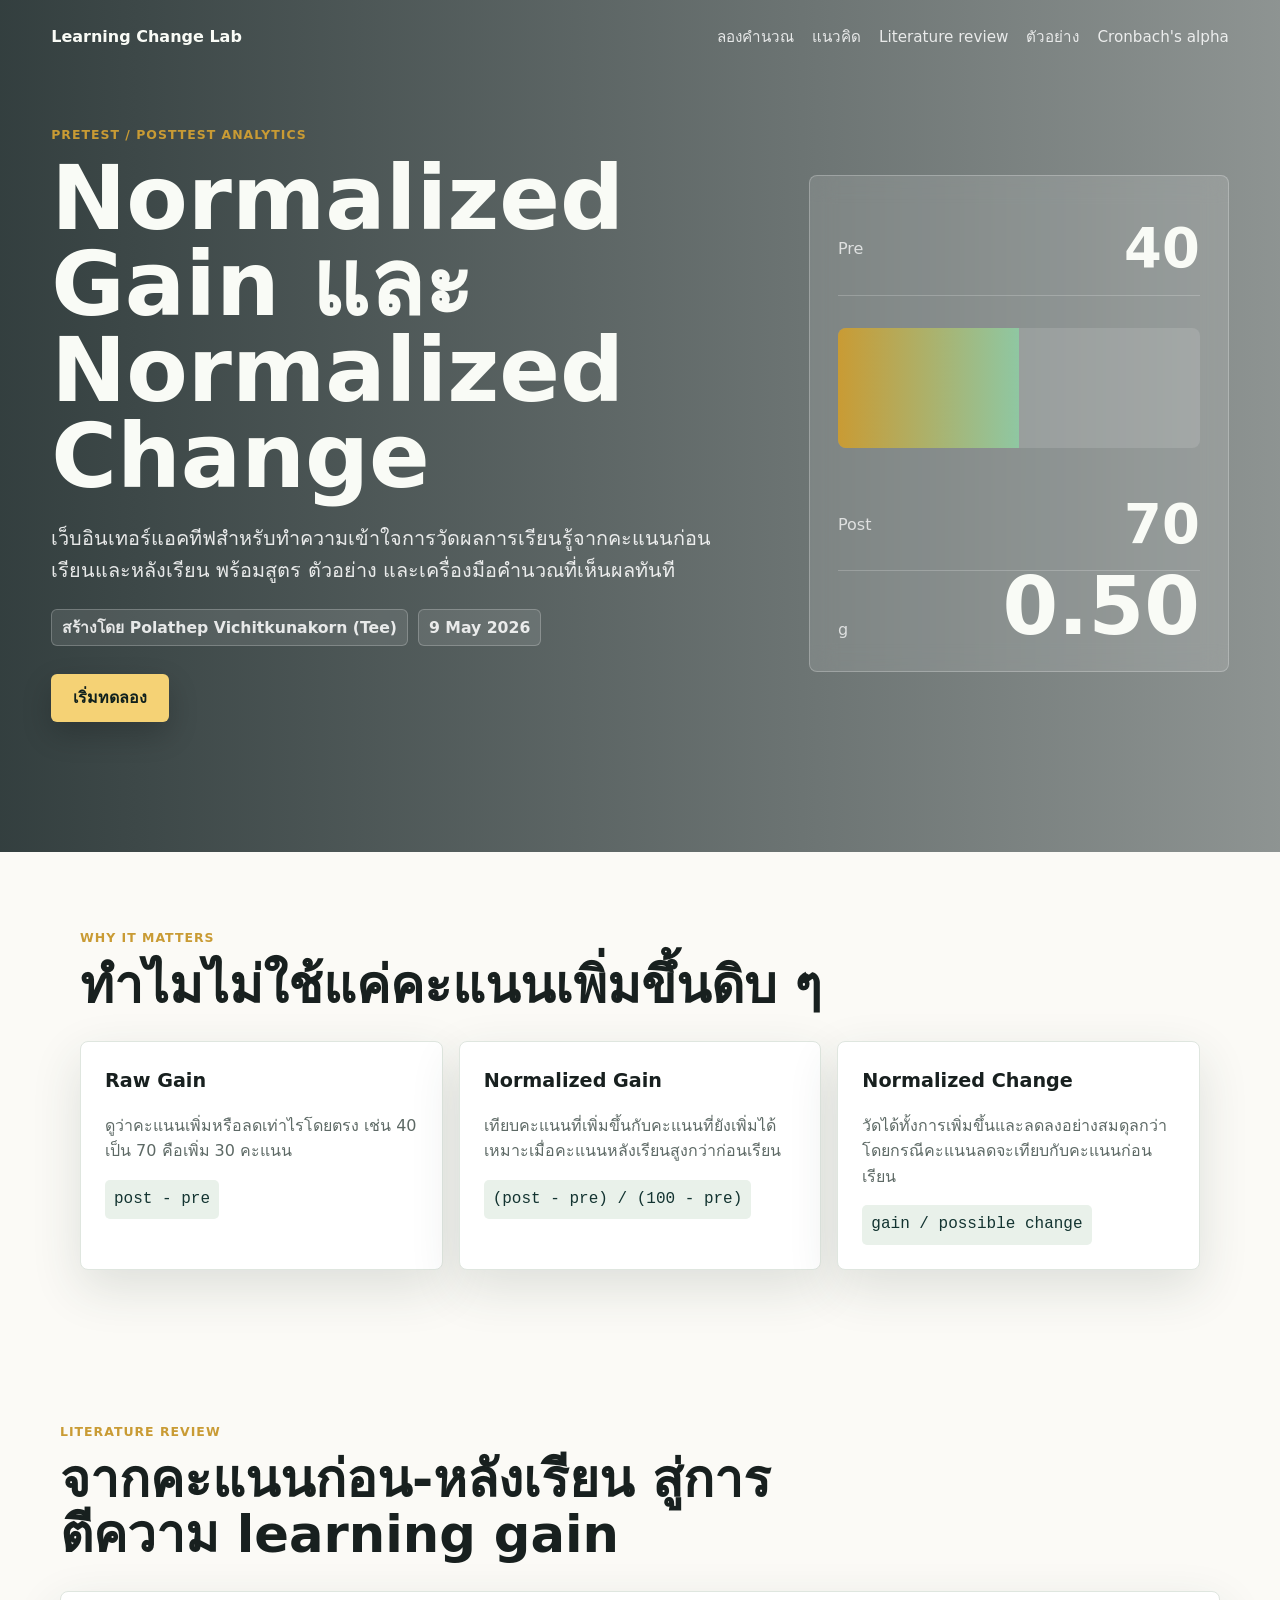
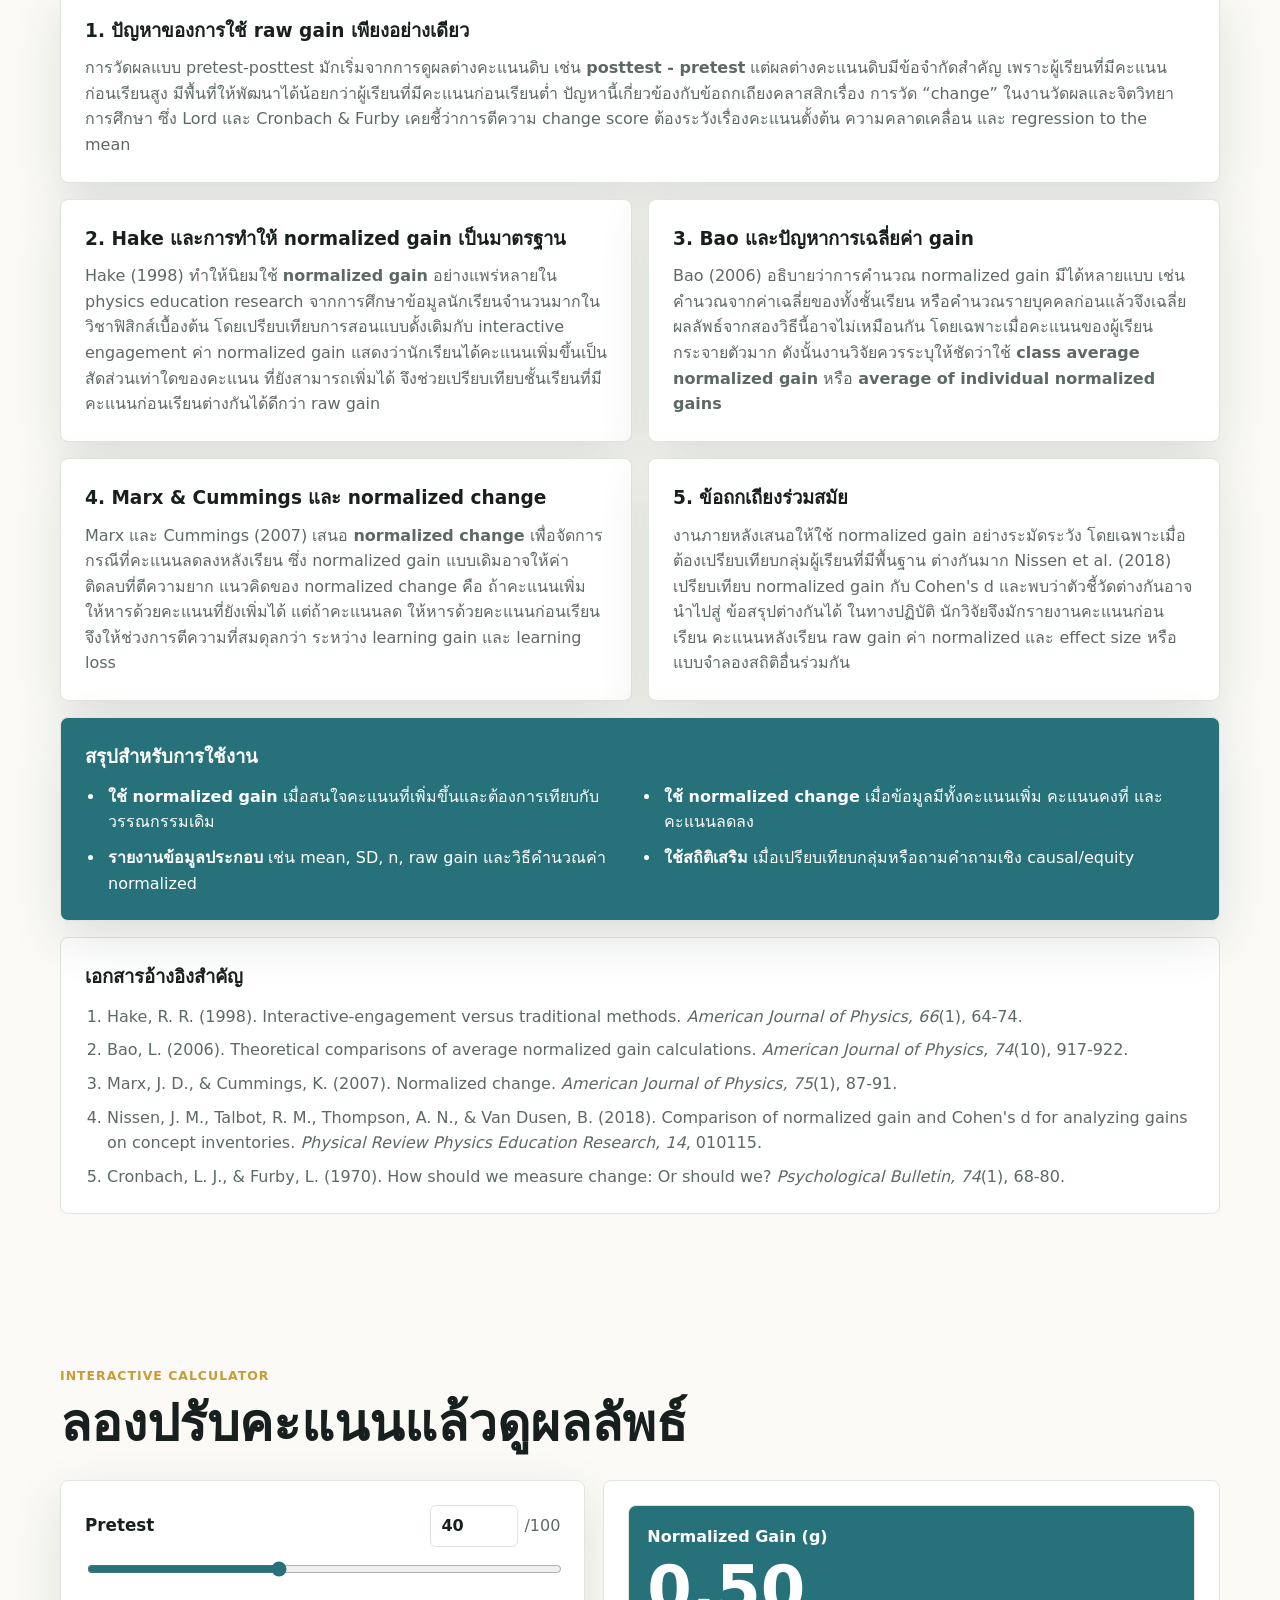
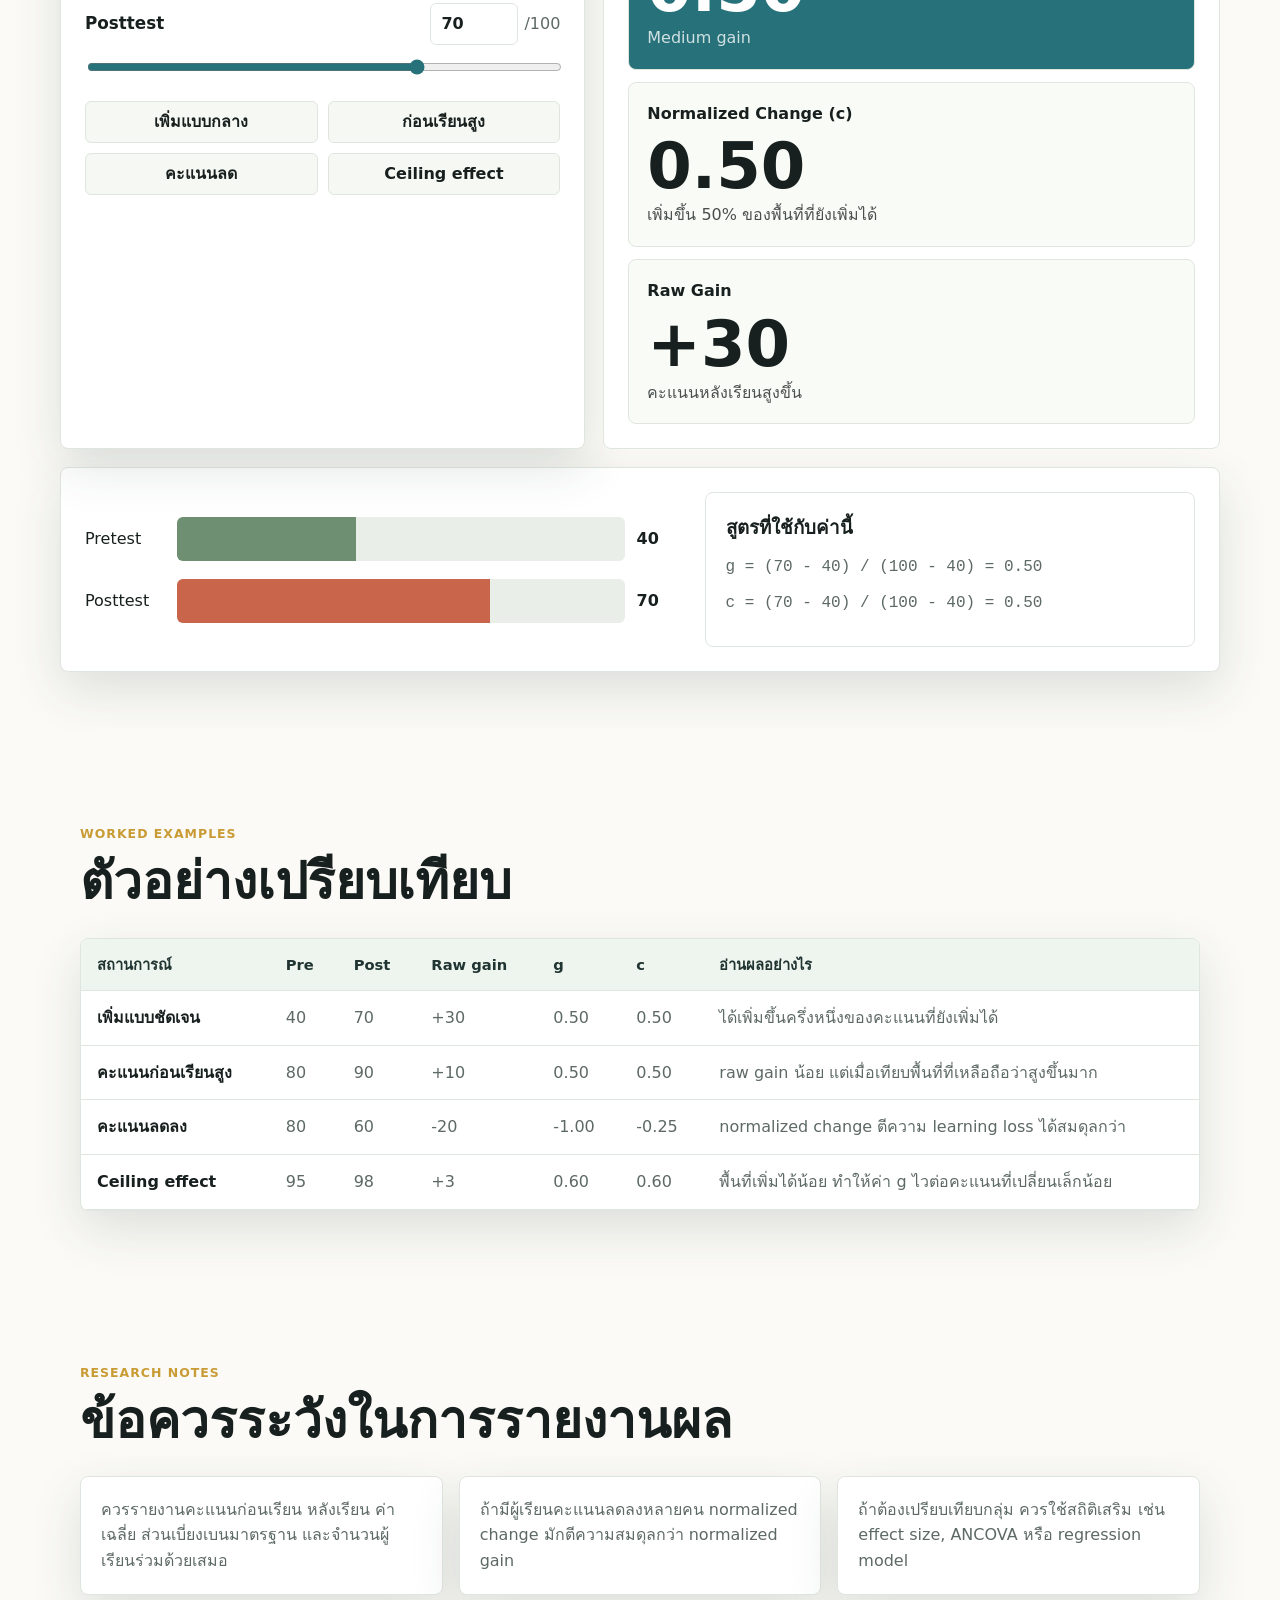
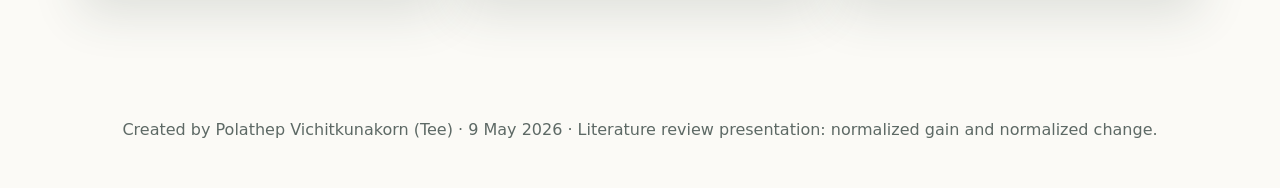
<file: index.html>
<!doctype html>
<html lang="th">
  <head>
    <meta charset="utf-8" />
    <meta name="viewport" content="width=device-width, initial-scale=1" />
    <title>Normalized Gain & Normalized Change</title>
    <link rel="stylesheet" href="styles.css" />
  </head>
  <body>
    <header class="hero">
      <nav class="topbar" aria-label="Main navigation">
        <div class="brand">Learning Change Lab</div>
        <div class="nav-links">
          <a href="#calculator">ลองคำนวณ</a>
          <a href="#concepts">แนวคิด</a>
          <a href="#literature">Literature review</a>
          <a href="#examples">ตัวอย่าง</a>
          <a href="cronbach-alpha.html">Cronbach's alpha</a>
        </div>
      </nav>

      <section class="hero-grid">
        <div class="hero-copy">
          <p class="eyebrow">Pretest / Posttest Analytics</p>
          <h1>Normalized Gain และ Normalized Change</h1>
          <p>
            เว็บอินเทอร์แอคทีฟสำหรับทำความเข้าใจการวัดผลการเรียนรู้จากคะแนนก่อนเรียนและหลังเรียน
            พร้อมสูตร ตัวอย่าง และเครื่องมือคำนวณที่เห็นผลทันที
          </p>
          <div class="creator-credit">
            <span>สร้างโดย Polathep Vichitkunakorn (Tee)</span>
            <span>9 May 2026</span>
          </div>
          <a class="primary-action" href="#calculator">เริ่มทดลอง</a>
        </div>
        <div class="hero-visual" aria-hidden="true">
          <div class="score-line">
            <span>Pre</span>
            <strong id="heroPre">40</strong>
          </div>
          <div class="growth-arc">
            <div class="arc-fill"></div>
          </div>
          <div class="score-line">
            <span>Post</span>
            <strong id="heroPost">70</strong>
          </div>
          <div class="hero-result">
            <span>g</span>
            <strong id="heroGain">0.50</strong>
          </div>
        </div>
      </section>
    </header>

    <main>
      <section class="section intro" id="concepts">
        <div class="section-heading">
          <p class="eyebrow">Why It Matters</p>
          <h2>ทำไมไม่ใช้แค่คะแนนเพิ่มขึ้นดิบ ๆ</h2>
        </div>
        <div class="concept-grid">
          <article>
            <h3>Raw Gain</h3>
            <p>ดูว่าคะแนนเพิ่มหรือลดเท่าไรโดยตรง เช่น 40 เป็น 70 คือเพิ่ม 30 คะแนน</p>
            <code>post - pre</code>
          </article>
          <article>
            <h3>Normalized Gain</h3>
            <p>เทียบคะแนนที่เพิ่มขึ้นกับคะแนนที่ยังเพิ่มได้ เหมาะเมื่อคะแนนหลังเรียนสูงกว่าก่อนเรียน</p>
            <code>(post - pre) / (100 - pre)</code>
          </article>
          <article>
            <h3>Normalized Change</h3>
            <p>วัดได้ทั้งการเพิ่มขึ้นและลดลงอย่างสมดุลกว่า โดยกรณีคะแนนลดจะเทียบกับคะแนนก่อนเรียน</p>
            <code>gain / possible change</code>
          </article>
        </div>
      </section>

      <section class="section literature" id="literature">
        <div class="section-heading">
          <p class="eyebrow">Literature Review</p>
          <h2>จากคะแนนก่อน-หลังเรียน สู่การตีความ learning gain</h2>
        </div>

        <div class="literature-layout">
          <article class="review-block lead-review">
            <h3>1. ปัญหาของการใช้ raw gain เพียงอย่างเดียว</h3>
            <p>
              การวัดผลแบบ pretest-posttest มักเริ่มจากการดูผลต่างคะแนนดิบ เช่น
              <strong>posttest - pretest</strong> แต่ผลต่างคะแนนดิบมีข้อจำกัดสำคัญ เพราะผู้เรียนที่มีคะแนนก่อนเรียนสูง
              มีพื้นที่ให้พัฒนาได้น้อยกว่าผู้เรียนที่มีคะแนนก่อนเรียนต่ำ ปัญหานี้เกี่ยวข้องกับข้อถกเถียงคลาสสิกเรื่อง
              การวัด “change” ในงานวัดผลและจิตวิทยาการศึกษา ซึ่ง Lord และ Cronbach & Furby เคยชี้ว่าการตีความ
              change score ต้องระวังเรื่องคะแนนตั้งต้น ความคลาดเคลื่อน และ regression to the mean
            </p>
          </article>

          <article class="review-block">
            <h3>2. Hake และการทำให้ normalized gain เป็นมาตรฐาน</h3>
            <p>
              Hake (1998) ทำให้นิยมใช้ <strong>normalized gain</strong> อย่างแพร่หลายใน physics education research
              จากการศึกษาข้อมูลนักเรียนจำนวนมากในวิชาฟิสิกส์เบื้องต้น โดยเปรียบเทียบการสอนแบบดั้งเดิมกับ
              interactive engagement ค่า normalized gain แสดงว่านักเรียนได้คะแนนเพิ่มขึ้นเป็นสัดส่วนเท่าใดของคะแนน
              ที่ยังสามารถเพิ่มได้ จึงช่วยเปรียบเทียบชั้นเรียนที่มีคะแนนก่อนเรียนต่างกันได้ดีกว่า raw gain
            </p>
          </article>

          <article class="review-block">
            <h3>3. Bao และปัญหาการเฉลี่ยค่า gain</h3>
            <p>
              Bao (2006) อธิบายว่าการคำนวณ normalized gain มีได้หลายแบบ เช่น คำนวณจากค่าเฉลี่ยของทั้งชั้นเรียน
              หรือคำนวณรายบุคคลก่อนแล้วจึงเฉลี่ย ผลลัพธ์จากสองวิธีนี้อาจไม่เหมือนกัน โดยเฉพาะเมื่อคะแนนของผู้เรียน
              กระจายตัวมาก ดังนั้นงานวิจัยควรระบุให้ชัดว่าใช้ <strong>class average normalized gain</strong>
              หรือ <strong>average of individual normalized gains</strong>
            </p>
          </article>

          <article class="review-block">
            <h3>4. Marx & Cummings และ normalized change</h3>
            <p>
              Marx และ Cummings (2007) เสนอ <strong>normalized change</strong> เพื่อจัดการกรณีที่คะแนนลดลงหลังเรียน
              ซึ่ง normalized gain แบบเดิมอาจให้ค่าติดลบที่ตีความยาก แนวคิดของ normalized change คือ ถ้าคะแนนเพิ่ม
              ให้หารด้วยคะแนนที่ยังเพิ่มได้ แต่ถ้าคะแนนลด ให้หารด้วยคะแนนก่อนเรียน จึงให้ช่วงการตีความที่สมดุลกว่า
              ระหว่าง learning gain และ learning loss
            </p>
          </article>

          <article class="review-block">
            <h3>5. ข้อถกเถียงร่วมสมัย</h3>
            <p>
              งานภายหลังเสนอให้ใช้ normalized gain อย่างระมัดระวัง โดยเฉพาะเมื่อต้องเปรียบเทียบกลุ่มผู้เรียนที่มีพื้นฐาน
              ต่างกันมาก Nissen et al. (2018) เปรียบเทียบ normalized gain กับ Cohen's d และพบว่าตัวชี้วัดต่างกันอาจนำไปสู่
              ข้อสรุปต่างกันได้ ในทางปฏิบัติ นักวิจัยจึงมักรายงานคะแนนก่อนเรียน คะแนนหลังเรียน raw gain ค่า normalized
              และ effect size หรือแบบจำลองสถิติอื่นร่วมกัน
            </p>
          </article>

          <aside class="review-takeaway">
            <h3>สรุปสำหรับการใช้งาน</h3>
            <ul>
              <li><strong>ใช้ normalized gain</strong> เมื่อสนใจคะแนนที่เพิ่มขึ้นและต้องการเทียบกับวรรณกรรมเดิม</li>
              <li><strong>ใช้ normalized change</strong> เมื่อข้อมูลมีทั้งคะแนนเพิ่ม คะแนนคงที่ และคะแนนลดลง</li>
              <li><strong>รายงานข้อมูลประกอบ</strong> เช่น mean, SD, n, raw gain และวิธีคำนวณค่า normalized</li>
              <li><strong>ใช้สถิติเสริม</strong> เมื่อเปรียบเทียบกลุ่มหรือถามคำถามเชิง causal/equity</li>
            </ul>
          </aside>
        </div>

        <div class="references">
          <h3>เอกสารอ้างอิงสำคัญ</h3>
          <ol>
            <li>Hake, R. R. (1998). Interactive-engagement versus traditional methods. <em>American Journal of Physics, 66</em>(1), 64-74.</li>
            <li>Bao, L. (2006). Theoretical comparisons of average normalized gain calculations. <em>American Journal of Physics, 74</em>(10), 917-922.</li>
            <li>Marx, J. D., & Cummings, K. (2007). Normalized change. <em>American Journal of Physics, 75</em>(1), 87-91.</li>
            <li>Nissen, J. M., Talbot, R. M., Thompson, A. N., & Van Dusen, B. (2018). Comparison of normalized gain and Cohen's d for analyzing gains on concept inventories. <em>Physical Review Physics Education Research, 14</em>, 010115.</li>
            <li>Cronbach, L. J., & Furby, L. (1970). How should we measure change: Or should we? <em>Psychological Bulletin, 74</em>(1), 68-80.</li>
          </ol>
        </div>
      </section>

      <section class="section calculator-section" id="calculator">
        <div class="section-heading">
          <p class="eyebrow">Interactive Calculator</p>
          <h2>ลองปรับคะแนนแล้วดูผลลัพธ์</h2>
        </div>

        <div class="workspace">
          <section class="controls" aria-label="Score controls">
            <div class="control-row">
              <label for="preInput">Pretest</label>
              <div class="number-control">
                <input id="preInput" type="number" min="0" max="100" step="1" value="40" />
                <span>/100</span>
              </div>
              <input id="preRange" type="range" min="0" max="100" step="1" value="40" />
            </div>

            <div class="control-row">
              <label for="postInput">Posttest</label>
              <div class="number-control">
                <input id="postInput" type="number" min="0" max="100" step="1" value="70" />
                <span>/100</span>
              </div>
              <input id="postRange" type="range" min="0" max="100" step="1" value="70" />
            </div>

            <div class="preset-buttons" aria-label="Example presets">
              <button type="button" data-pre="40" data-post="70">เพิ่มแบบกลาง</button>
              <button type="button" data-pre="80" data-post="90">ก่อนเรียนสูง</button>
              <button type="button" data-pre="80" data-post="60">คะแนนลด</button>
              <button type="button" data-pre="95" data-post="98">Ceiling effect</button>
            </div>
          </section>

          <section class="results" aria-live="polite">
            <div class="metric primary">
              <span>Normalized Gain (g)</span>
              <strong id="gainValue">0.50</strong>
              <em id="gainLabel">Medium gain</em>
            </div>
            <div class="metric">
              <span>Normalized Change (c)</span>
              <strong id="changeValue">0.50</strong>
              <em id="changeLabel">เพิ่มขึ้น 50% ของพื้นที่ที่ยังเพิ่มได้</em>
            </div>
            <div class="metric">
              <span>Raw Gain</span>
              <strong id="rawValue">+30</strong>
              <em id="rawLabel">คะแนนหลังเรียนสูงขึ้น</em>
            </div>
          </section>
        </div>

        <div class="visual-panel">
          <div class="bar-chart" aria-label="Pretest and posttest comparison">
            <div class="bar-item">
              <span>Pretest</span>
              <div class="bar-track">
                <div class="bar pre-bar" id="preBar"></div>
              </div>
              <strong id="preValue">40</strong>
            </div>
            <div class="bar-item">
              <span>Posttest</span>
              <div class="bar-track">
                <div class="bar post-bar" id="postBar"></div>
              </div>
              <strong id="postValue">70</strong>
            </div>
          </div>

          <div class="formula-panel">
            <h3>สูตรที่ใช้กับค่านี้</h3>
            <p id="formulaText">g = (70 - 40) / (100 - 40) = 0.50</p>
            <p id="changeFormulaText">c = (70 - 40) / (100 - 40) = 0.50</p>
          </div>
        </div>
      </section>

      <section class="section examples" id="examples">
        <div class="section-heading">
          <p class="eyebrow">Worked Examples</p>
          <h2>ตัวอย่างเปรียบเทียบ</h2>
        </div>
        <div class="table-wrap">
          <table>
            <thead>
              <tr>
                <th>สถานการณ์</th>
                <th>Pre</th>
                <th>Post</th>
                <th>Raw gain</th>
                <th>g</th>
                <th>c</th>
                <th>อ่านผลอย่างไร</th>
              </tr>
            </thead>
            <tbody id="exampleRows"></tbody>
          </table>
        </div>
      </section>

      <section class="section notes">
        <div class="section-heading">
          <p class="eyebrow">Research Notes</p>
          <h2>ข้อควรระวังในการรายงานผล</h2>
        </div>
        <div class="note-grid">
          <p>ควรรายงานคะแนนก่อนเรียน หลังเรียน ค่าเฉลี่ย ส่วนเบี่ยงเบนมาตรฐาน และจำนวนผู้เรียนร่วมด้วยเสมอ</p>
          <p>ถ้ามีผู้เรียนคะแนนลดลงหลายคน normalized change มักตีความสมดุลกว่า normalized gain</p>
          <p>ถ้าต้องเปรียบเทียบกลุ่ม ควรใช้สถิติเสริม เช่น effect size, ANCOVA หรือ regression model</p>
        </div>
      </section>
    </main>

    <footer>
      <p>
        Created by Polathep Vichitkunakorn (Tee) · 9 May 2026 · Literature review presentation:
        normalized gain and normalized change.
      </p>
    </footer>

    <script src="script.js"></script>
  </body>
</html>
</file>
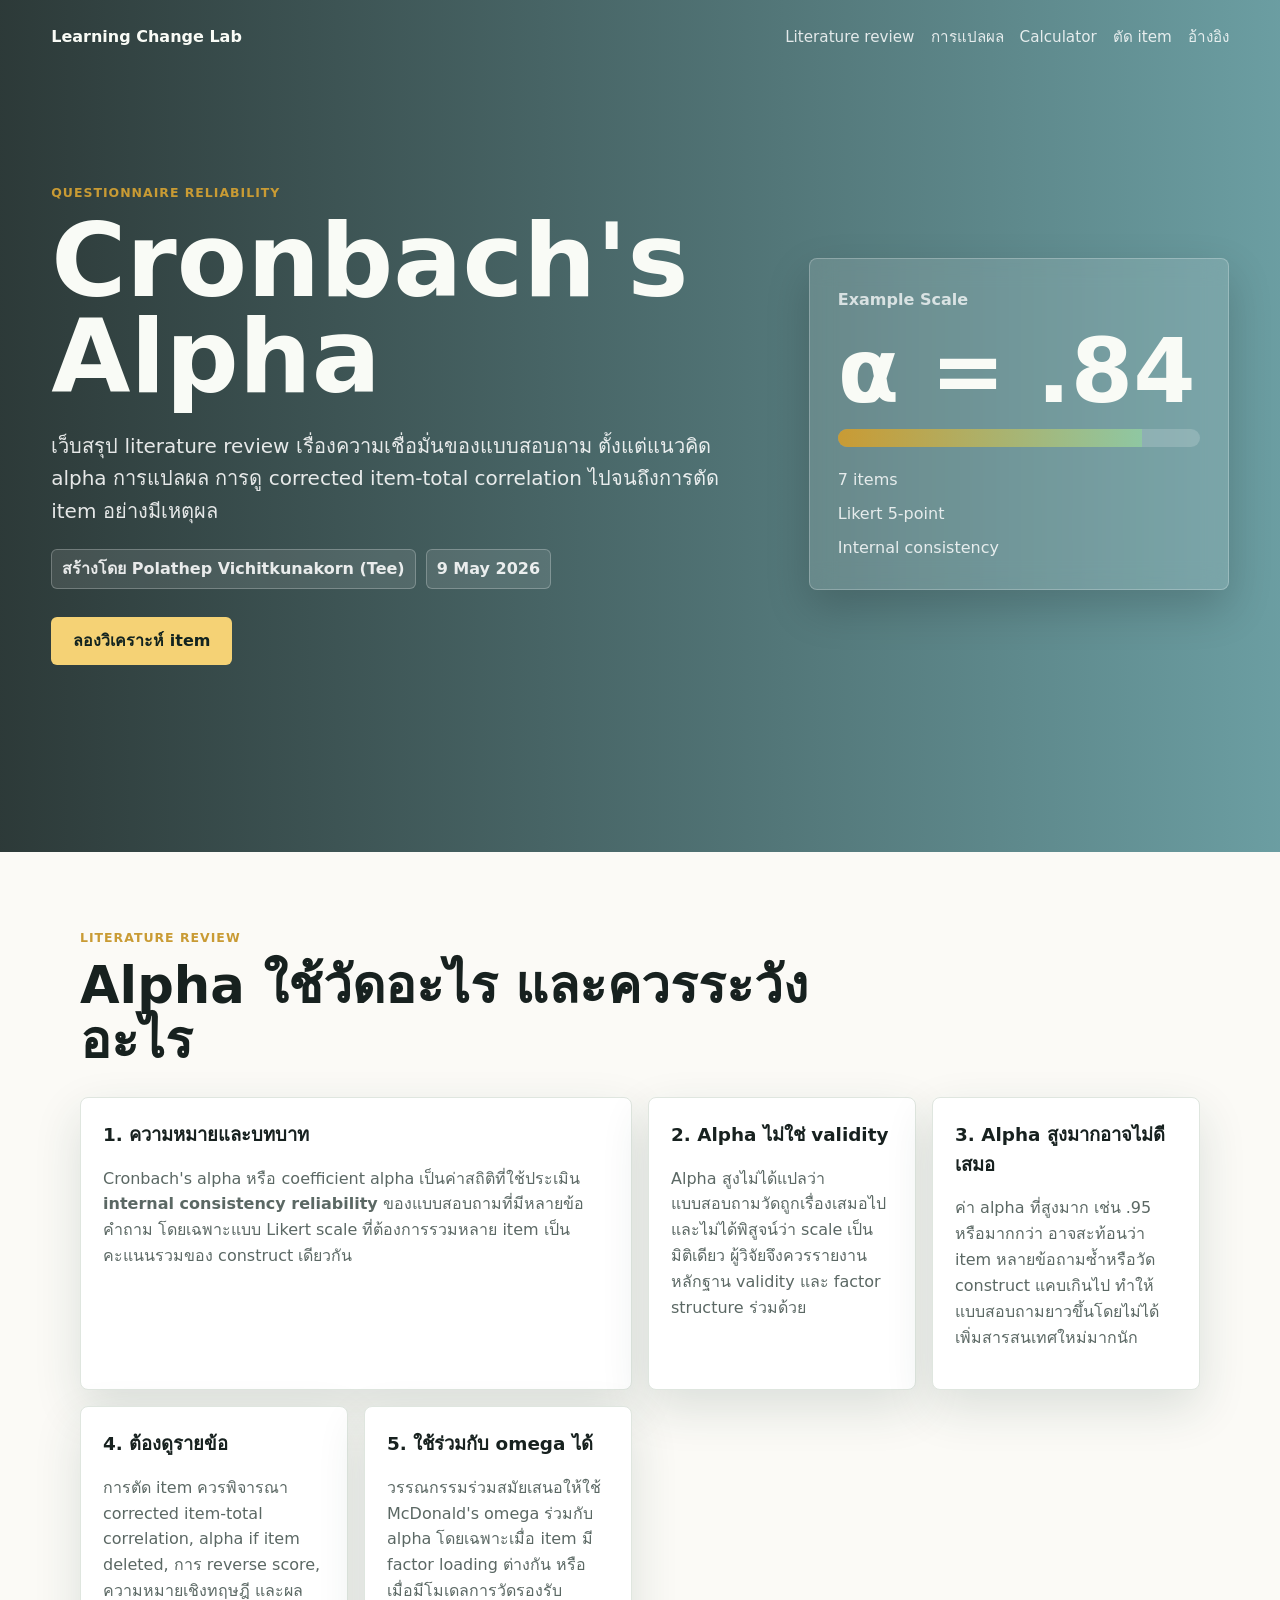
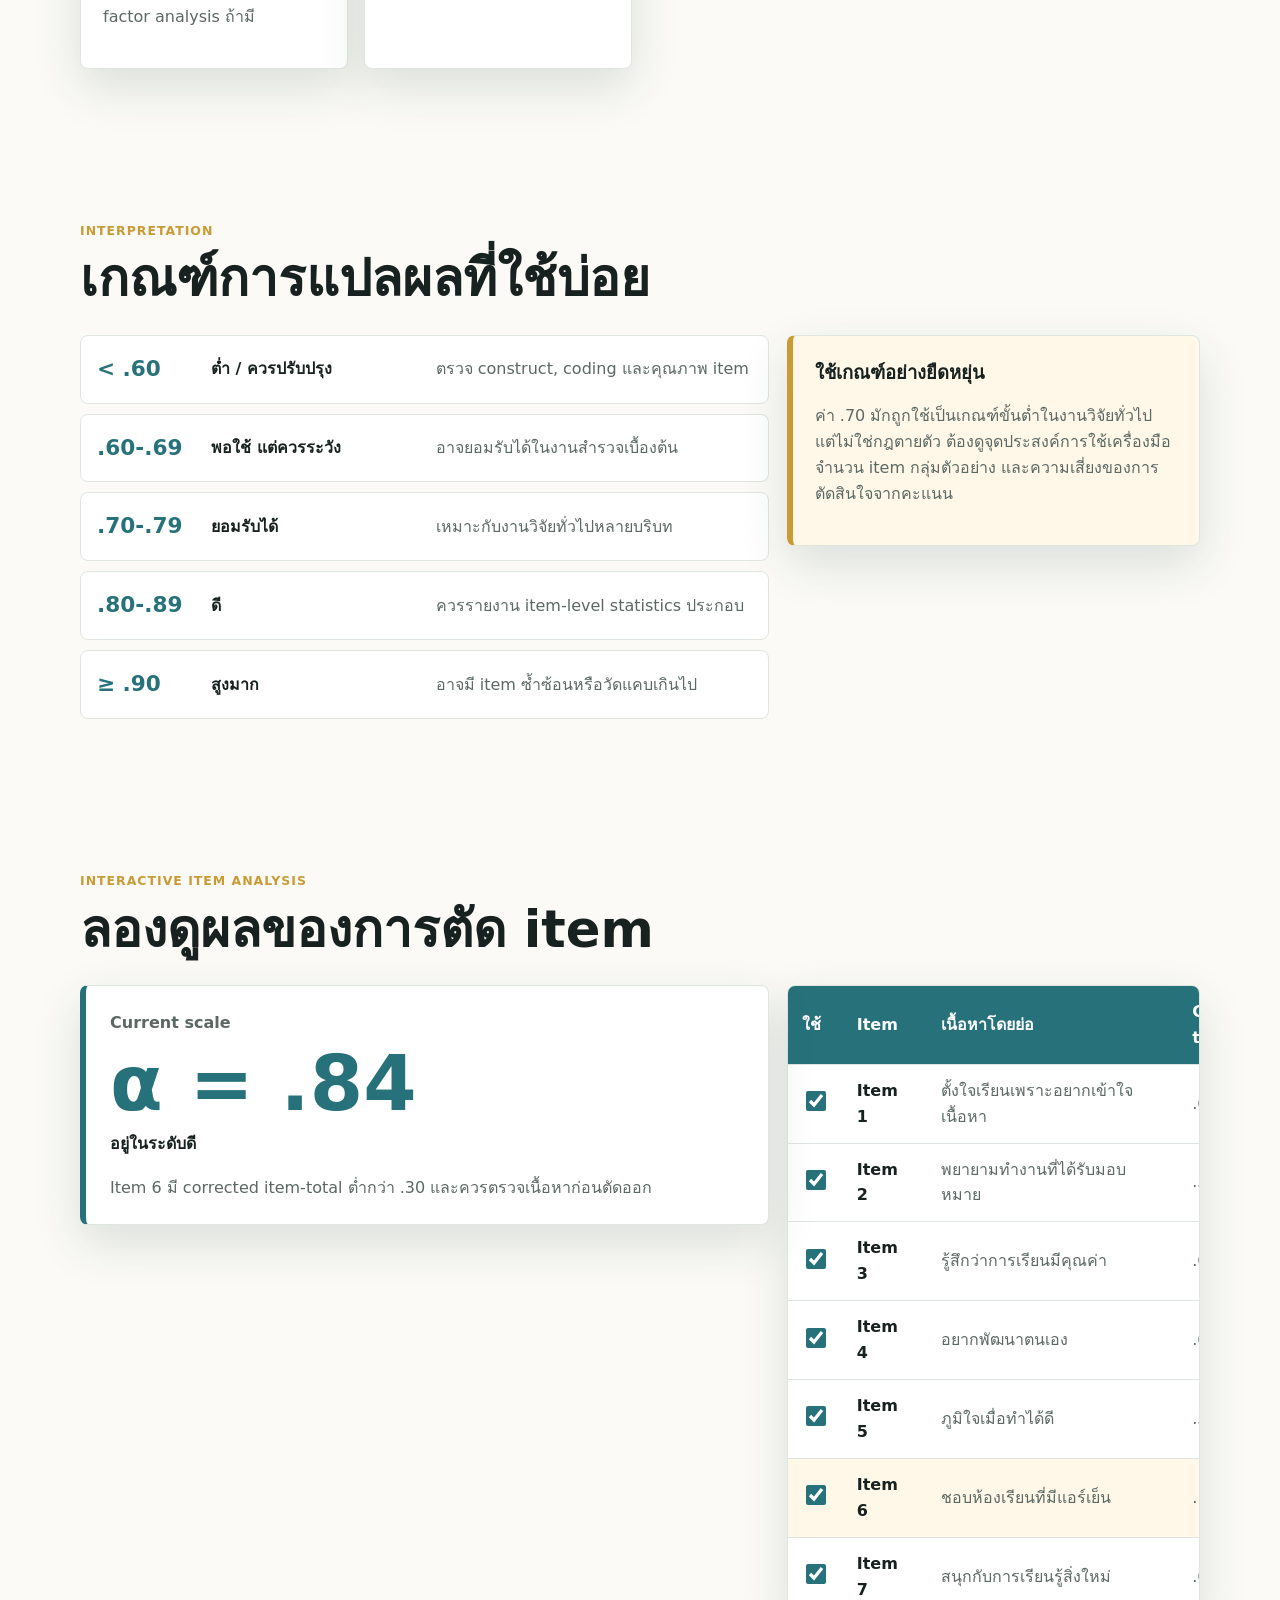
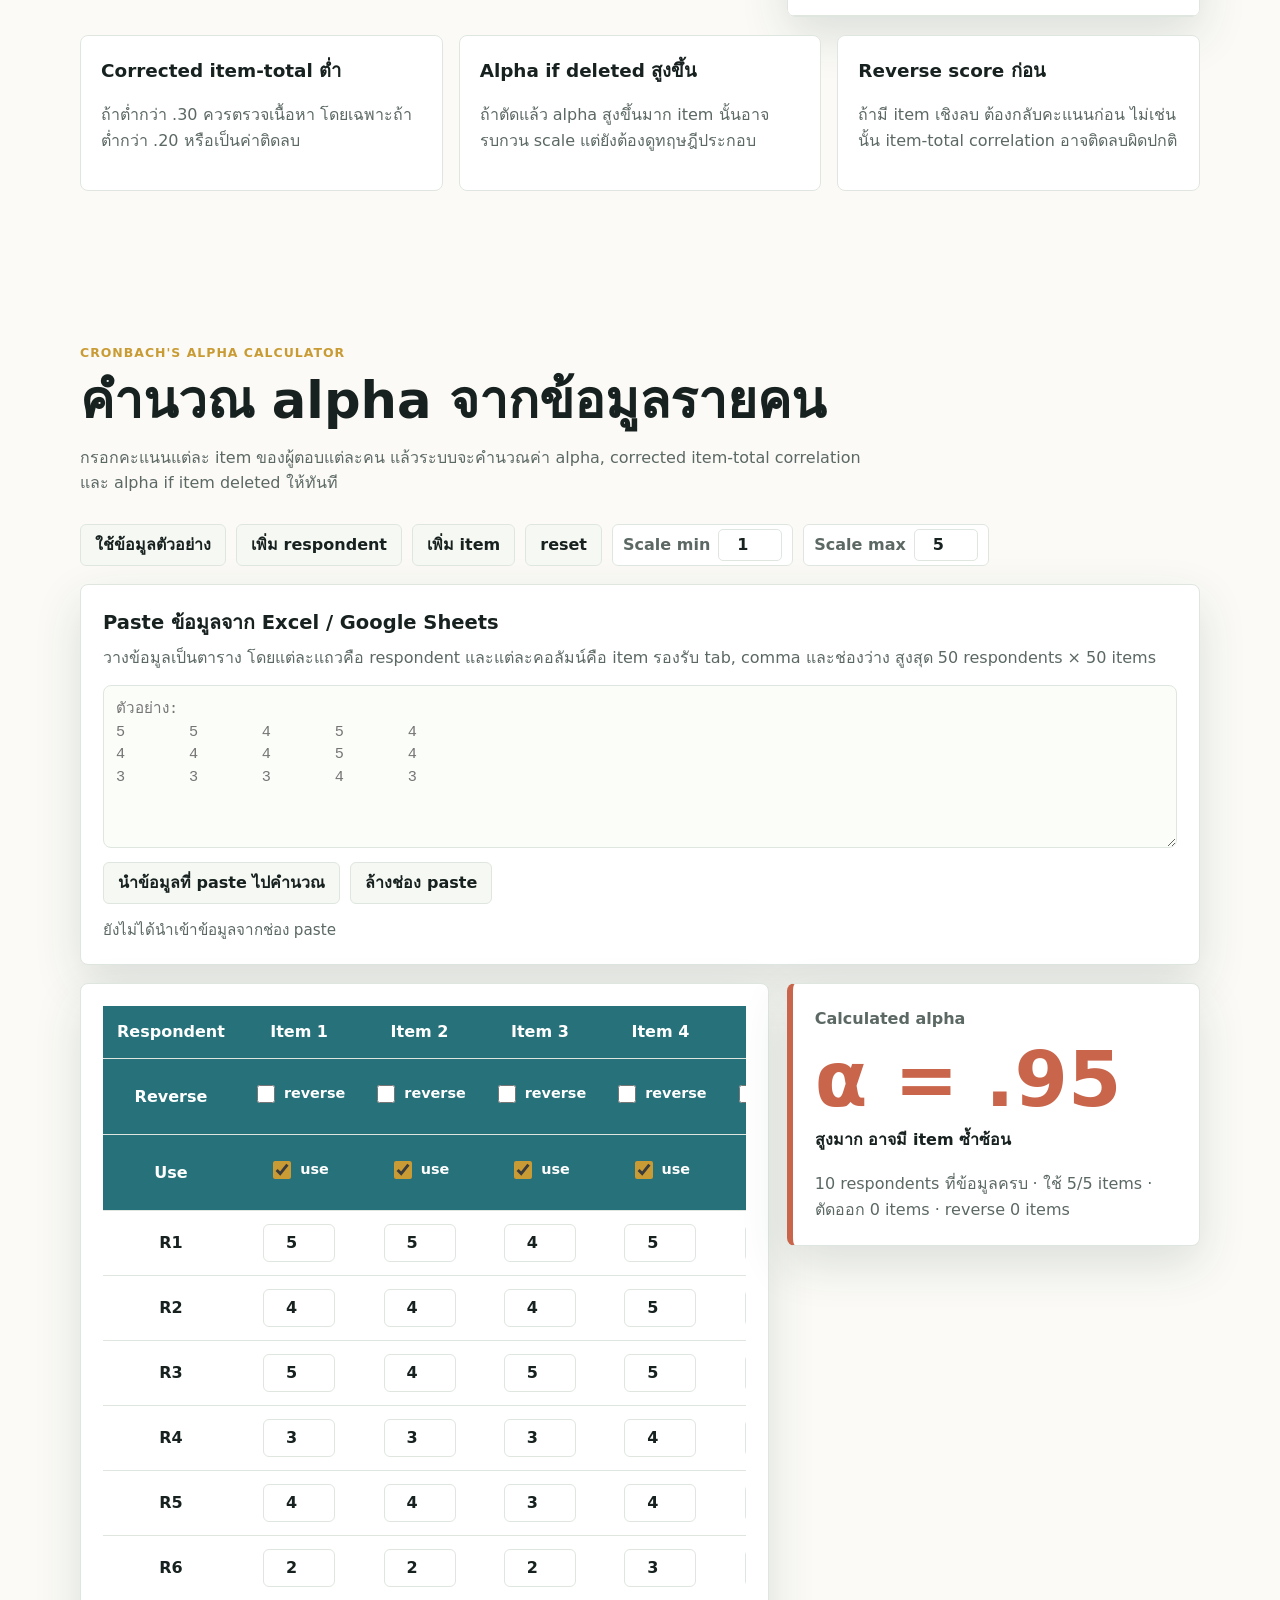
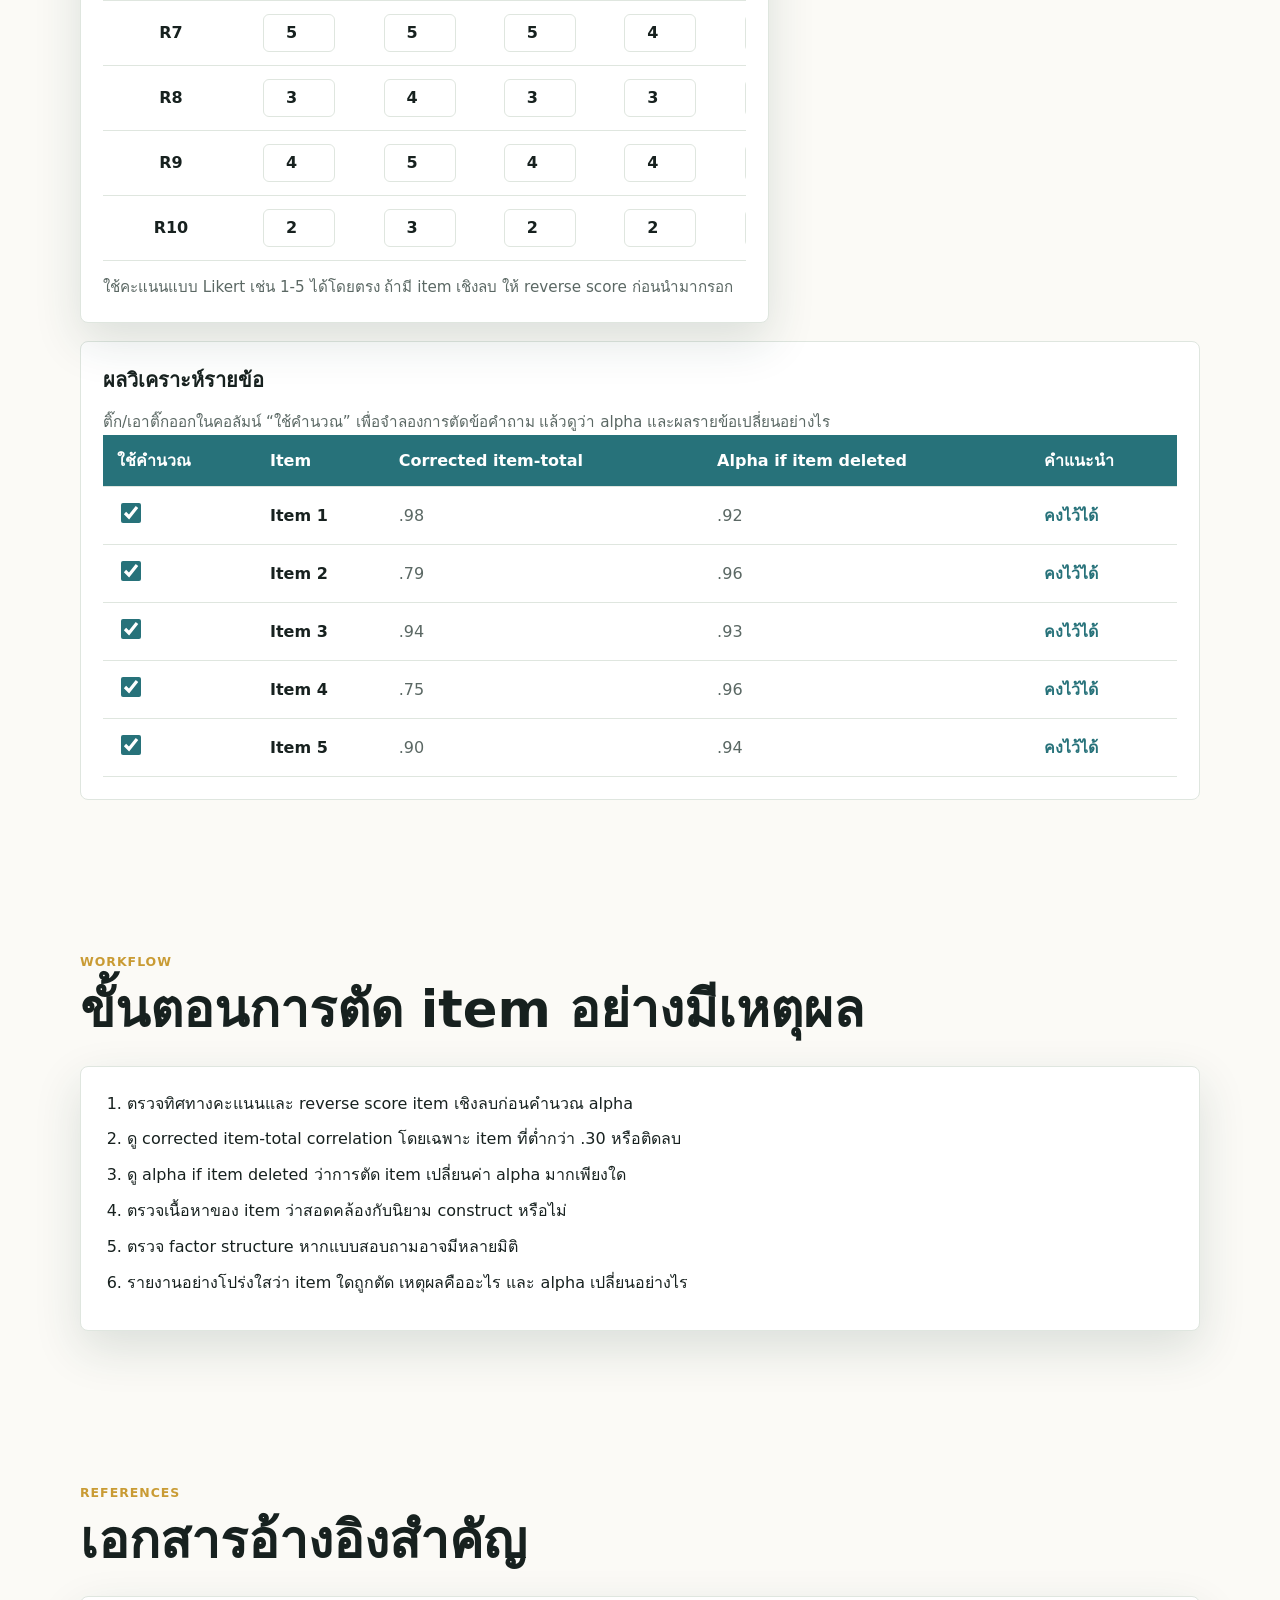
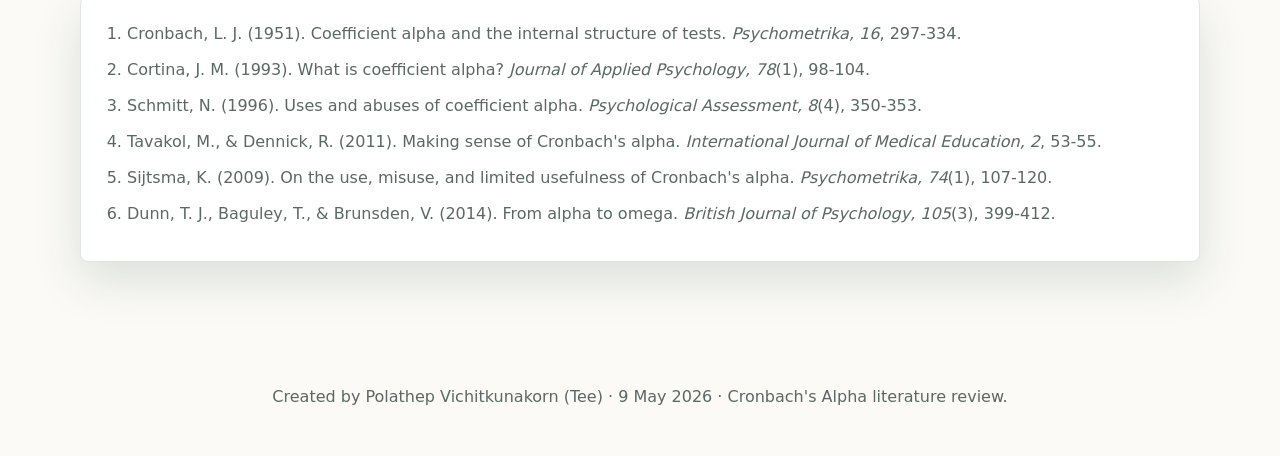
<file: cronbach-alpha.html>
<!doctype html>
<html lang="th">
  <head>
    <meta charset="utf-8" />
    <meta name="viewport" content="width=device-width, initial-scale=1" />
    <title>Cronbach's Alpha Literature Review</title>
    <link rel="stylesheet" href="cronbach-alpha.css" />
  </head>
  <body>
    <header class="hero">
      <nav class="topbar" aria-label="Main navigation">
        <a class="brand" href="index.html">Learning Change Lab</a>
        <div class="nav-links">
          <a href="#review">Literature review</a>
          <a href="#interpret">การแปลผล</a>
          <a href="#calculator">Calculator</a>
          <a href="#item-analysis">ตัด item</a>
          <a href="#references">อ้างอิง</a>
        </div>
      </nav>

      <section class="hero-grid">
        <div class="hero-copy">
          <p class="eyebrow">Questionnaire Reliability</p>
          <h1>Cronbach's Alpha</h1>
          <p>
            เว็บสรุป literature review เรื่องความเชื่อมั่นของแบบสอบถาม ตั้งแต่แนวคิด alpha
            การแปลผล การดู corrected item-total correlation ไปจนถึงการตัด item อย่างมีเหตุผล
          </p>
          <div class="creator-credit">
            <span>สร้างโดย Polathep Vichitkunakorn (Tee)</span>
            <span>9 May 2026</span>
          </div>
          <a class="primary-action" href="#item-analysis">ลองวิเคราะห์ item</a>
        </div>

        <div class="hero-panel" aria-label="Cronbach alpha quick view">
          <span class="panel-label">Example Scale</span>
          <strong id="heroAlpha">α = .84</strong>
          <div class="alpha-meter" aria-hidden="true">
            <div class="alpha-fill"></div>
          </div>
          <div class="mini-stats">
            <span>7 items</span>
            <span>Likert 5-point</span>
            <span>Internal consistency</span>
          </div>
        </div>
      </section>
    </header>

    <main>
      <section class="section" id="review">
        <div class="section-heading">
          <p class="eyebrow">Literature Review</p>
          <h2>Alpha ใช้วัดอะไร และควรระวังอะไร</h2>
        </div>

        <div class="review-grid">
          <article class="review-card wide">
            <h3>1. ความหมายและบทบาท</h3>
            <p>
              Cronbach's alpha หรือ coefficient alpha เป็นค่าสถิติที่ใช้ประเมิน
              <strong>internal consistency reliability</strong> ของแบบสอบถามที่มีหลายข้อคำถาม
              โดยเฉพาะแบบ Likert scale ที่ต้องการรวมหลาย item เป็นคะแนนรวมของ construct เดียวกัน
            </p>
          </article>

          <article class="review-card">
            <h3>2. Alpha ไม่ใช่ validity</h3>
            <p>
              Alpha สูงไม่ได้แปลว่าแบบสอบถามวัดถูกเรื่องเสมอไป และไม่ได้พิสูจน์ว่า scale เป็นมิติเดียว
              ผู้วิจัยจึงควรรายงานหลักฐาน validity และ factor structure ร่วมด้วย
            </p>
          </article>

          <article class="review-card">
            <h3>3. Alpha สูงมากอาจไม่ดีเสมอ</h3>
            <p>
              ค่า alpha ที่สูงมาก เช่น .95 หรือมากกว่า อาจสะท้อนว่า item หลายข้อถามซ้ำหรือวัด construct
              แคบเกินไป ทำให้แบบสอบถามยาวขึ้นโดยไม่ได้เพิ่มสารสนเทศใหม่มากนัก
            </p>
          </article>

          <article class="review-card">
            <h3>4. ต้องดูรายข้อ</h3>
            <p>
              การตัด item ควรพิจารณา corrected item-total correlation, alpha if item deleted,
              การ reverse score, ความหมายเชิงทฤษฎี และผล factor analysis ถ้ามี
            </p>
          </article>

          <article class="review-card">
            <h3>5. ใช้ร่วมกับ omega ได้</h3>
            <p>
              วรรณกรรมร่วมสมัยเสนอให้ใช้ McDonald's omega ร่วมกับ alpha โดยเฉพาะเมื่อ item มี factor loading
              ต่างกัน หรือเมื่อมีโมเดลการวัดรองรับ
            </p>
          </article>
        </div>
      </section>

      <section class="section interpretation" id="interpret">
        <div class="section-heading">
          <p class="eyebrow">Interpretation</p>
          <h2>เกณฑ์การแปลผลที่ใช้บ่อย</h2>
        </div>

        <div class="interpret-layout">
          <div class="scale-table">
            <div class="scale-row">
              <strong>&lt; .60</strong>
              <span>ต่ำ / ควรปรับปรุง</span>
              <em>ตรวจ construct, coding และคุณภาพ item</em>
            </div>
            <div class="scale-row">
              <strong>.60-.69</strong>
              <span>พอใช้ แต่ควรระวัง</span>
              <em>อาจยอมรับได้ในงานสำรวจเบื้องต้น</em>
            </div>
            <div class="scale-row">
              <strong>.70-.79</strong>
              <span>ยอมรับได้</span>
              <em>เหมาะกับงานวิจัยทั่วไปหลายบริบท</em>
            </div>
            <div class="scale-row">
              <strong>.80-.89</strong>
              <span>ดี</span>
              <em>ควรรายงาน item-level statistics ประกอบ</em>
            </div>
            <div class="scale-row">
              <strong>≥ .90</strong>
              <span>สูงมาก</span>
              <em>อาจมี item ซ้ำซ้อนหรือวัดแคบเกินไป</em>
            </div>
          </div>

          <aside class="warning-box">
            <h3>ใช้เกณฑ์อย่างยืดหยุ่น</h3>
            <p>
              ค่า .70 มักถูกใช้เป็นเกณฑ์ขั้นต่ำในงานวิจัยทั่วไป แต่ไม่ใช่กฎตายตัว
              ต้องดูจุดประสงค์การใช้เครื่องมือ จำนวน item กลุ่มตัวอย่าง และความเสี่ยงของการตัดสินใจจากคะแนน
            </p>
          </aside>
        </div>
      </section>

      <section class="section item-analysis" id="item-analysis">
        <div class="section-heading">
          <p class="eyebrow">Interactive Item Analysis</p>
          <h2>ลองดูผลของการตัด item</h2>
        </div>

        <div class="analysis-workspace">
          <section class="analysis-summary" aria-live="polite">
            <span>Current scale</span>
            <strong id="currentAlpha">α = .84</strong>
            <em id="currentInterpretation">อยู่ในระดับดี</em>
            <p id="decisionText">
              Item 6 มี corrected item-total correlation ต่ำมาก และหากตัดออก alpha เพิ่มเป็น .89
              จึงควรตรวจเนื้อหาและพิจารณาตัดออก
            </p>
          </section>

          <section class="item-table-wrap">
            <table>
              <thead>
                <tr>
                  <th>ใช้</th>
                  <th>Item</th>
                  <th>เนื้อหาโดยย่อ</th>
                  <th>Corrected item-total</th>
                  <th>Alpha if deleted</th>
                </tr>
              </thead>
              <tbody id="itemRows"></tbody>
            </table>
          </section>
        </div>

        <div class="rule-grid">
          <article>
            <h3>Corrected item-total ต่ำ</h3>
            <p>ถ้าต่ำกว่า .30 ควรตรวจเนื้อหา โดยเฉพาะถ้าต่ำกว่า .20 หรือเป็นค่าติดลบ</p>
          </article>
          <article>
            <h3>Alpha if deleted สูงขึ้น</h3>
            <p>ถ้าตัดแล้ว alpha สูงขึ้นมาก item นั้นอาจรบกวน scale แต่ยังต้องดูทฤษฎีประกอบ</p>
          </article>
          <article>
            <h3>Reverse score ก่อน</h3>
            <p>ถ้ามี item เชิงลบ ต้องกลับคะแนนก่อน ไม่เช่นนั้น item-total correlation อาจติดลบผิดปกติ</p>
          </article>
        </div>
      </section>

      <section class="section calculator" id="calculator">
        <div class="section-heading">
          <p class="eyebrow">Cronbach's Alpha Calculator</p>
          <h2>คำนวณ alpha จากข้อมูลรายคน</h2>
          <p>
            กรอกคะแนนแต่ละ item ของผู้ตอบแต่ละคน แล้วระบบจะคำนวณค่า alpha,
            corrected item-total correlation และ alpha if item deleted ให้ทันที
          </p>
        </div>

        <div class="calculator-toolbar" aria-label="Calculator controls">
          <button type="button" id="sampleDataBtn">ใช้ข้อมูลตัวอย่าง</button>
          <button type="button" id="addRespondentBtn">เพิ่ม respondent</button>
          <button type="button" id="addItemBtn">เพิ่ม item</button>
          <button type="button" id="resetCalcBtn">reset</button>
          <label class="scale-control">
            Scale min
            <input id="scaleMin" type="number" value="1" step="1" />
          </label>
          <label class="scale-control">
            Scale max
            <input id="scaleMax" type="number" value="5" step="1" />
          </label>
        </div>

        <section class="paste-panel" aria-label="Paste data calculator">
          <div>
            <h3>Paste ข้อมูลจาก Excel / Google Sheets</h3>
            <p>
              วางข้อมูลเป็นตาราง โดยแต่ละแถวคือ respondent และแต่ละคอลัมน์คือ item
              รองรับ tab, comma และช่องว่าง สูงสุด 50 respondents × 50 items
            </p>
          </div>
          <textarea
            id="pasteData"
            rows="6"
            placeholder="ตัวอย่าง:
5	5	4	5	4
4	4	4	5	4
3	3	3	4	3"
          ></textarea>
          <div class="paste-actions">
            <button type="button" id="loadPasteBtn">นำข้อมูลที่ paste ไปคำนวณ</button>
            <button type="button" id="clearPasteBtn">ล้างช่อง paste</button>
          </div>
          <p class="helper-text" id="pasteStatus">ยังไม่ได้นำเข้าข้อมูลจากช่อง paste</p>
        </section>

        <div class="calculator-grid">
          <section class="data-entry">
            <div class="data-table-wrap">
              <table class="data-table">
                <thead id="dataHead"></thead>
                <tbody id="dataBody"></tbody>
              </table>
            </div>
            <p class="helper-text">
              ใช้คะแนนแบบ Likert เช่น 1-5 ได้โดยตรง ถ้ามี item เชิงลบ ให้ reverse score ก่อนนำมากรอก
            </p>
          </section>

          <aside class="calc-results" aria-live="polite">
            <span>Calculated alpha</span>
            <strong id="calcAlpha">α = .00</strong>
            <em id="calcInterpretation">รอข้อมูล</em>
            <p id="calcNote">ต้องมีอย่างน้อย 2 items และ 2 respondents ที่มีข้อมูลครบเพื่อคำนวณ</p>
          </aside>
        </div>

        <section class="calc-detail">
          <h3>ผลวิเคราะห์รายข้อ</h3>
          <p class="helper-text">
            ติ๊ก/เอาติ๊กออกในคอลัมน์ “ใช้คำนวณ” เพื่อจำลองการตัดข้อคำถาม แล้วดูว่า alpha และผลรายข้อเปลี่ยนอย่างไร
          </p>
          <div class="item-result-wrap">
            <table>
              <thead>
                <tr>
                  <th>ใช้คำนวณ</th>
                  <th>Item</th>
                  <th>Corrected item-total</th>
                  <th>Alpha if item deleted</th>
                  <th>คำแนะนำ</th>
                </tr>
              </thead>
              <tbody id="calcItemRows"></tbody>
            </table>
          </div>
        </section>
      </section>

      <section class="section">
        <div class="section-heading">
          <p class="eyebrow">Workflow</p>
          <h2>ขั้นตอนการตัด item อย่างมีเหตุผล</h2>
        </div>
        <ol class="workflow">
          <li>ตรวจทิศทางคะแนนและ reverse score item เชิงลบก่อนคำนวณ alpha</li>
          <li>ดู corrected item-total correlation โดยเฉพาะ item ที่ต่ำกว่า .30 หรือติดลบ</li>
          <li>ดู alpha if item deleted ว่าการตัด item เปลี่ยนค่า alpha มากเพียงใด</li>
          <li>ตรวจเนื้อหาของ item ว่าสอดคล้องกับนิยาม construct หรือไม่</li>
          <li>ตรวจ factor structure หากแบบสอบถามอาจมีหลายมิติ</li>
          <li>รายงานอย่างโปร่งใสว่า item ใดถูกตัด เหตุผลคืออะไร และ alpha เปลี่ยนอย่างไร</li>
        </ol>
      </section>

      <section class="section references" id="references">
        <div class="section-heading">
          <p class="eyebrow">References</p>
          <h2>เอกสารอ้างอิงสำคัญ</h2>
        </div>
        <ol>
          <li>Cronbach, L. J. (1951). Coefficient alpha and the internal structure of tests. <em>Psychometrika, 16</em>, 297-334.</li>
          <li>Cortina, J. M. (1993). What is coefficient alpha? <em>Journal of Applied Psychology, 78</em>(1), 98-104.</li>
          <li>Schmitt, N. (1996). Uses and abuses of coefficient alpha. <em>Psychological Assessment, 8</em>(4), 350-353.</li>
          <li>Tavakol, M., & Dennick, R. (2011). Making sense of Cronbach's alpha. <em>International Journal of Medical Education, 2</em>, 53-55.</li>
          <li>Sijtsma, K. (2009). On the use, misuse, and limited usefulness of Cronbach's alpha. <em>Psychometrika, 74</em>(1), 107-120.</li>
          <li>Dunn, T. J., Baguley, T., & Brunsden, V. (2014). From alpha to omega. <em>British Journal of Psychology, 105</em>(3), 399-412.</li>
        </ol>
      </section>
    </main>

    <footer>
      <p>Created by Polathep Vichitkunakorn (Tee) · 9 May 2026 · Cronbach's Alpha literature review.</p>
    </footer>

    <script src="cronbach-alpha.js"></script>
  </body>
</html>
</file>
<file: styles.css>
:root {
  --ink: #18201f;
  --muted: #5d6965;
  --paper: #fbfaf6;
  --panel: #ffffff;
  --line: #dfe6df;
  --sage: #6e8f72;
  --teal: #27727a;
  --coral: #c9654b;
  --gold: #c99b34;
  --shadow: 0 18px 50px rgba(39, 63, 56, 0.14);
}

* {
  box-sizing: border-box;
}

html {
  scroll-behavior: smooth;
}

body {
  margin: 0;
  color: var(--ink);
  background: var(--paper);
  font-family:
    "Segoe UI",
    "Noto Sans Thai",
    system-ui,
    sans-serif;
  line-height: 1.6;
}

a {
  color: inherit;
  text-decoration: none;
}

.hero {
  min-height: 92vh;
  padding: 24px clamp(18px, 4vw, 56px) 54px;
  color: #f9fbf6;
  background:
    linear-gradient(90deg, rgba(13, 27, 28, 0.84), rgba(13, 27, 28, 0.46)),
    url("https://images.unsplash.com/photo-1453738773917-9c3eff1db985?auto=format&fit=crop&w=1800&q=85")
      center/cover;
}

.topbar,
.hero-grid,
.section,
footer {
  width: min(1180px, 100%);
  margin: 0 auto;
}

.topbar {
  display: flex;
  align-items: center;
  justify-content: space-between;
  gap: 20px;
}

.brand {
  font-weight: 800;
  letter-spacing: 0;
}

.nav-links {
  display: flex;
  gap: 18px;
  color: rgba(255, 255, 255, 0.84);
  font-size: 0.95rem;
}

.nav-links a:hover {
  color: #fff;
}

.hero-grid {
  display: grid;
  grid-template-columns: minmax(0, 1fr) minmax(280px, 420px);
  gap: clamp(28px, 6vw, 92px);
  align-items: center;
  min-height: calc(92vh - 80px);
}

.hero-copy {
  max-width: 720px;
}

.eyebrow {
  margin: 0 0 10px;
  color: var(--gold);
  font-size: 0.78rem;
  font-weight: 800;
  letter-spacing: 0.08em;
  text-transform: uppercase;
}

.hero h1 {
  margin: 0;
  font-size: clamp(2.6rem, 7vw, 6.2rem);
  line-height: 0.96;
  letter-spacing: 0;
  max-width: 780px;
}

.hero-copy p:not(.eyebrow) {
  max-width: 660px;
  margin: 24px 0 30px;
  color: rgba(255, 255, 255, 0.88);
  font-size: clamp(1.02rem, 1.7vw, 1.24rem);
}

.creator-credit {
  display: flex;
  flex-wrap: wrap;
  gap: 10px;
  margin: -8px 0 28px;
  color: rgba(255, 255, 255, 0.86);
  font-size: 0.98rem;
  font-weight: 700;
}

.creator-credit span {
  min-height: 32px;
  padding: 5px 10px;
  border: 1px solid rgba(255, 255, 255, 0.22);
  border-radius: 6px;
  background: rgba(255, 255, 255, 0.1);
}

.primary-action {
  display: inline-flex;
  align-items: center;
  min-height: 48px;
  padding: 0 22px;
  border-radius: 6px;
  color: #10201d;
  background: #f5d275;
  font-weight: 800;
  box-shadow: 0 12px 30px rgba(0, 0, 0, 0.2);
}

.hero-visual {
  position: relative;
  min-height: 390px;
  padding: 28px;
  border: 1px solid rgba(255, 255, 255, 0.24);
  border-radius: 8px;
  background: rgba(255, 255, 255, 0.12);
  backdrop-filter: blur(12px);
}

.score-line {
  display: flex;
  align-items: center;
  justify-content: space-between;
  padding: 18px 0;
  border-bottom: 1px solid rgba(255, 255, 255, 0.2);
}

.score-line span,
.hero-result span {
  color: rgba(255, 255, 255, 0.74);
}

.score-line strong {
  font-size: 3.4rem;
  line-height: 1;
}

.growth-arc {
  position: relative;
  height: 120px;
  margin: 32px 0;
  border-radius: 8px;
  background: rgba(255, 255, 255, 0.12);
  overflow: hidden;
}

.arc-fill {
  width: 50%;
  height: 100%;
  background: linear-gradient(90deg, var(--gold), #8fc7a2);
  transition: width 220ms ease;
}

.hero-result {
  display: flex;
  align-items: end;
  justify-content: space-between;
}

.hero-result strong {
  font-size: 5rem;
  line-height: 0.9;
}

.section {
  padding: 76px clamp(18px, 3vw, 30px);
}

.section-heading {
  max-width: 760px;
  margin-bottom: 28px;
}

.section h2 {
  margin: 0;
  font-size: clamp(1.9rem, 4vw, 3.3rem);
  line-height: 1.08;
}

.concept-grid,
.note-grid {
  display: grid;
  grid-template-columns: repeat(3, minmax(0, 1fr));
  gap: 16px;
}

.concept-grid article,
.review-block,
.review-takeaway,
.references,
.note-grid p,
.controls,
.results,
.visual-panel,
.formula-panel {
  border: 1px solid var(--line);
  border-radius: 8px;
  background: var(--panel);
  box-shadow: var(--shadow);
}

.concept-grid article {
  padding: 24px;
}

.literature {
  width: min(1220px, 100%);
}

.literature-layout {
  display: grid;
  grid-template-columns: repeat(2, minmax(0, 1fr));
  gap: 16px;
  align-items: start;
}

.review-block,
.review-takeaway,
.references {
  padding: 24px;
}

.lead-review,
.review-takeaway {
  grid-column: span 2;
}

.review-block h3,
.review-takeaway h3,
.references h3 {
  margin: 0 0 10px;
  font-size: 1.16rem;
}

.review-block p,
.references li {
  color: var(--muted);
}

.review-block p {
  margin: 0;
}

.review-takeaway {
  color: #fff;
  background: var(--teal);
}

.review-takeaway ul {
  display: grid;
  grid-template-columns: repeat(2, minmax(0, 1fr));
  gap: 10px 22px;
  margin: 12px 0 0;
  padding-left: 20px;
}

.review-takeaway li {
  padding-left: 3px;
}

.references {
  margin-top: 16px;
  box-shadow: none;
}

.references ol {
  margin: 12px 0 0;
  padding-left: 22px;
}

.references li + li {
  margin-top: 8px;
}

.concept-grid h3 {
  margin: 0 0 8px;
  font-size: 1.2rem;
}

.concept-grid p,
.note-grid p {
  color: var(--muted);
}

code {
  display: inline-block;
  max-width: 100%;
  padding: 7px 9px;
  border-radius: 5px;
  color: #133431;
  background: #e9f1ea;
  font-family: "Cascadia Code", Consolas, monospace;
  white-space: normal;
}

.calculator-section {
  width: min(1220px, 100%);
}

.workspace {
  display: grid;
  grid-template-columns: minmax(300px, 0.92fr) minmax(300px, 1.08fr);
  gap: 18px;
  align-items: stretch;
}

.controls,
.results,
.visual-panel {
  padding: 24px;
}

.control-row {
  display: grid;
  grid-template-columns: 1fr auto;
  gap: 12px;
  margin-bottom: 24px;
}

.control-row label {
  align-self: center;
  font-size: 1.05rem;
  font-weight: 800;
}

.number-control {
  display: flex;
  align-items: center;
  gap: 6px;
  color: var(--muted);
}

.number-control input {
  width: 88px;
  min-height: 42px;
  border: 1px solid var(--line);
  border-radius: 6px;
  padding: 0 10px;
  color: var(--ink);
  font: inherit;
  font-weight: 800;
}

input[type="range"] {
  grid-column: 1 / -1;
  width: 100%;
  accent-color: var(--teal);
}

.preset-buttons {
  display: grid;
  grid-template-columns: repeat(2, minmax(0, 1fr));
  gap: 10px;
}

button {
  min-height: 42px;
  border: 1px solid var(--line);
  border-radius: 6px;
  color: var(--ink);
  background: #f6f8f3;
  font: inherit;
  font-weight: 750;
  cursor: pointer;
}

button:hover {
  border-color: var(--teal);
  background: #edf5f1;
}

.results {
  display: grid;
  gap: 12px;
  box-shadow: none;
}

.metric {
  padding: 18px;
  border: 1px solid var(--line);
  border-radius: 8px;
  background: #f9fbf7;
}

.metric.primary {
  color: #fff;
  background: var(--teal);
}

.metric span,
.metric em {
  display: block;
}

.metric span {
  font-weight: 800;
}

.metric strong {
  display: block;
  margin: 8px 0 4px;
  font-size: clamp(2rem, 5vw, 4.4rem);
  line-height: 1;
}

.metric em {
  color: inherit;
  opacity: 0.78;
  font-style: normal;
}

.visual-panel {
  display: grid;
  grid-template-columns: minmax(0, 1.1fr) minmax(280px, 0.9fr);
  gap: 20px;
  margin-top: 18px;
}

.bar-chart {
  display: grid;
  gap: 18px;
  align-content: center;
}

.bar-item {
  display: grid;
  grid-template-columns: 80px 1fr 48px;
  gap: 12px;
  align-items: center;
}

.bar-track {
  height: 44px;
  border-radius: 6px;
  background: #e9eee8;
  overflow: hidden;
}

.bar {
  height: 100%;
  min-width: 2px;
  transition: width 220ms ease, background 220ms ease;
}

.pre-bar {
  background: var(--sage);
}

.post-bar {
  background: var(--coral);
}

.formula-panel {
  padding: 20px;
  box-shadow: none;
}

.formula-panel h3 {
  margin: 0 0 12px;
}

.formula-panel p {
  margin: 10px 0;
  color: var(--muted);
  font-family: "Cascadia Code", Consolas, monospace;
}

.table-wrap {
  overflow-x: auto;
  border: 1px solid var(--line);
  border-radius: 8px;
  background: var(--panel);
  box-shadow: var(--shadow);
}

table {
  width: 100%;
  min-width: 850px;
  border-collapse: collapse;
}

th,
td {
  padding: 14px 16px;
  border-bottom: 1px solid var(--line);
  text-align: left;
}

th {
  color: #203532;
  background: #eef4ee;
  font-size: 0.92rem;
}

td {
  color: var(--muted);
}

td strong {
  color: var(--ink);
}

.note-grid p {
  margin: 0;
  padding: 20px;
}

footer {
  padding: 30px;
  color: var(--muted);
  text-align: center;
}

@media (max-width: 860px) {
  .hero {
    min-height: auto;
  }

  .topbar {
    align-items: flex-start;
    flex-direction: column;
  }

  .nav-links {
    flex-wrap: wrap;
  }

  .hero-grid,
  .workspace,
  .visual-panel,
  .concept-grid,
  .literature-layout,
  .note-grid {
    grid-template-columns: 1fr;
  }

  .lead-review,
  .review-takeaway {
    grid-column: auto;
  }

  .review-takeaway ul {
    grid-template-columns: 1fr;
  }

  .hero-grid {
    min-height: auto;
    padding-top: 60px;
  }

  .hero-visual {
    min-height: 320px;
  }
}

@media (max-width: 520px) {
  .hero h1 {
    font-size: 2.35rem;
  }

  .preset-buttons {
    grid-template-columns: 1fr;
  }

  .bar-item {
    grid-template-columns: 66px 1fr 38px;
    gap: 8px;
    font-size: 0.92rem;
  }
}
</file>
<file: cronbach-alpha.css>
:root {
  --ink: #17211f;
  --muted: #5b6864;
  --paper: #fbfaf6;
  --panel: #ffffff;
  --line: #dfe6df;
  --teal: #27727a;
  --sage: #6e8f72;
  --coral: #c9654b;
  --gold: #c99b34;
  --soft: #eaf2eb;
  --shadow: 0 18px 48px rgba(31, 62, 58, 0.14);
}

* {
  box-sizing: border-box;
}

html {
  scroll-behavior: smooth;
}

body {
  margin: 0;
  color: var(--ink);
  background: var(--paper);
  font-family: "Segoe UI", "Noto Sans Thai", system-ui, sans-serif;
  line-height: 1.62;
}

a {
  color: inherit;
  text-decoration: none;
}

.hero {
  min-height: 92vh;
  padding: 24px clamp(18px, 4vw, 56px) 54px;
  color: #f9fbf6;
  background:
    linear-gradient(90deg, rgba(16, 31, 30, 0.88), rgba(39, 114, 122, 0.68)),
    url("https://images.unsplash.com/photo-1516321318423-f06f85e504b3?auto=format&fit=crop&w=1800&q=85")
      center/cover;
}

.topbar,
.hero-grid,
.section,
footer {
  width: min(1180px, 100%);
  margin: 0 auto;
}

.topbar {
  display: flex;
  align-items: center;
  justify-content: space-between;
  gap: 18px;
}

.brand {
  font-weight: 900;
}

.nav-links {
  display: flex;
  flex-wrap: wrap;
  gap: 16px;
  color: rgba(255, 255, 255, 0.84);
  font-size: 0.95rem;
}

.nav-links a:hover {
  color: #fff;
}

.hero-grid {
  display: grid;
  grid-template-columns: minmax(0, 1fr) minmax(300px, 420px);
  gap: clamp(28px, 6vw, 92px);
  align-items: center;
  min-height: calc(92vh - 80px);
}

.hero-copy {
  max-width: 760px;
}

.eyebrow {
  margin: 0 0 10px;
  color: var(--gold);
  font-size: 0.78rem;
  font-weight: 900;
  letter-spacing: 0.08em;
  text-transform: uppercase;
}

.hero h1 {
  margin: 0;
  font-size: clamp(3rem, 8vw, 7rem);
  line-height: 0.94;
  letter-spacing: 0;
}

.hero-copy p:not(.eyebrow) {
  max-width: 700px;
  margin: 24px 0 28px;
  color: rgba(255, 255, 255, 0.88);
  font-size: clamp(1.02rem, 1.7vw, 1.25rem);
}

.creator-credit {
  display: flex;
  flex-wrap: wrap;
  gap: 10px;
  margin: -6px 0 28px;
  color: rgba(255, 255, 255, 0.88);
  font-weight: 750;
}

.creator-credit span {
  padding: 6px 10px;
  border: 1px solid rgba(255, 255, 255, 0.24);
  border-radius: 6px;
  background: rgba(255, 255, 255, 0.1);
}

.primary-action {
  display: inline-flex;
  align-items: center;
  min-height: 48px;
  padding: 0 22px;
  border-radius: 6px;
  color: #12231f;
  background: #f5d275;
  font-weight: 900;
}

.hero-panel {
  padding: 28px;
  border: 1px solid rgba(255, 255, 255, 0.24);
  border-radius: 8px;
  background: rgba(255, 255, 255, 0.12);
  backdrop-filter: blur(12px);
  box-shadow: 0 18px 44px rgba(0, 0, 0, 0.18);
}

.panel-label {
  color: rgba(255, 255, 255, 0.74);
  font-weight: 800;
}

.hero-panel strong {
  display: block;
  margin: 18px 0;
  font-size: clamp(3rem, 8vw, 5.6rem);
  line-height: 0.9;
}

.alpha-meter {
  height: 18px;
  border-radius: 99px;
  background: rgba(255, 255, 255, 0.17);
  overflow: hidden;
}

.alpha-fill {
  width: 84%;
  height: 100%;
  background: linear-gradient(90deg, var(--gold), #8fc7a2);
  transition: width 220ms ease;
}

.mini-stats {
  display: grid;
  gap: 8px;
  margin-top: 20px;
  color: rgba(255, 255, 255, 0.83);
}

.section {
  padding: 76px clamp(18px, 3vw, 30px);
}

.section-heading {
  max-width: 800px;
  margin-bottom: 28px;
}

.section h2 {
  margin: 0;
  font-size: clamp(1.9rem, 4vw, 3.35rem);
  line-height: 1.08;
}

.review-grid {
  display: grid;
  grid-template-columns: repeat(4, minmax(0, 1fr));
  gap: 16px;
}

.review-card,
.warning-box,
.analysis-summary,
.item-table-wrap,
.data-entry,
.calc-results,
.calc-detail,
.rule-grid article,
.workflow,
.references ol {
  border: 1px solid var(--line);
  border-radius: 8px;
  background: var(--panel);
  box-shadow: var(--shadow);
}

.review-card {
  padding: 22px;
}

.review-card.wide {
  grid-column: span 2;
}

.review-card h3,
.warning-box h3,
.rule-grid h3 {
  margin: 0 0 8px;
  font-size: 1.15rem;
}

.review-card p,
.warning-box p,
.rule-grid p,
.references li {
  color: var(--muted);
}

.interpret-layout,
.analysis-workspace {
  display: grid;
  grid-template-columns: minmax(0, 1.25fr) minmax(280px, 0.75fr);
  gap: 18px;
  align-items: start;
}

.scale-table {
  display: grid;
  gap: 10px;
}

.scale-row {
  display: grid;
  grid-template-columns: 100px minmax(160px, 0.8fr) minmax(220px, 1.2fr);
  gap: 14px;
  align-items: center;
  padding: 16px;
  border: 1px solid var(--line);
  border-radius: 8px;
  background: var(--panel);
}

.scale-row strong {
  color: var(--teal);
  font-size: 1.35rem;
}

.scale-row span {
  font-weight: 850;
}

.scale-row em {
  color: var(--muted);
  font-style: normal;
}

.warning-box {
  padding: 22px;
  border-left: 6px solid var(--gold);
  background: #fff8e8;
}

.analysis-summary {
  position: sticky;
  top: 18px;
  padding: 24px;
  border-left: 6px solid var(--teal);
}

.analysis-summary span,
.analysis-summary em {
  display: block;
}

.analysis-summary span {
  color: var(--muted);
  font-weight: 900;
}

.analysis-summary strong {
  display: block;
  margin: 10px 0 8px;
  color: var(--teal);
  font-size: clamp(2.5rem, 6vw, 5rem);
  line-height: 1;
}

.analysis-summary em {
  font-style: normal;
  font-weight: 850;
}

.analysis-summary p {
  margin: 18px 0 0;
  color: var(--muted);
}

.calculator .section-heading p:not(.eyebrow) {
  color: var(--muted);
}

.calculator-toolbar {
  display: flex;
  flex-wrap: wrap;
  gap: 10px;
  margin-bottom: 18px;
  align-items: center;
}

button {
  min-height: 42px;
  border: 1px solid var(--line);
  border-radius: 6px;
  padding: 0 14px;
  color: var(--ink);
  background: #f6f8f3;
  font: inherit;
  font-weight: 850;
  cursor: pointer;
}

button:hover {
  border-color: var(--teal);
  background: #edf5f1;
}

.scale-control {
  display: inline-flex;
  align-items: center;
  gap: 8px;
  min-height: 42px;
  padding: 0 10px;
  border: 1px solid var(--line);
  border-radius: 6px;
  color: var(--muted);
  background: var(--panel);
  font-weight: 850;
}

.scale-control input {
  width: 64px;
  min-height: 32px;
  border: 1px solid var(--line);
  border-radius: 5px;
  color: var(--ink);
  font: inherit;
  text-align: center;
}

.calculator-grid {
  display: grid;
  grid-template-columns: minmax(0, 1.25fr) minmax(280px, 0.75fr);
  gap: 18px;
  align-items: start;
}

.data-entry,
.calc-results,
.calc-detail {
  padding: 22px;
}

.paste-panel {
  display: grid;
  gap: 14px;
  margin-bottom: 18px;
  padding: 22px;
  border: 1px solid var(--line);
  border-radius: 8px;
  background: var(--panel);
  box-shadow: var(--shadow);
}

.paste-panel h3 {
  margin: 0 0 6px;
  font-size: 1.22rem;
}

.paste-panel p {
  margin: 0;
  color: var(--muted);
}

.paste-panel textarea {
  width: 100%;
  min-height: 140px;
  resize: vertical;
  border: 1px solid var(--line);
  border-radius: 8px;
  padding: 12px;
  color: var(--ink);
  background: #fbfdf9;
  font:
    0.95rem "Cascadia Code",
    Consolas,
    monospace;
  line-height: 1.5;
}

.paste-panel textarea:focus {
  outline: 3px solid rgba(39, 114, 122, 0.18);
  border-color: var(--teal);
}

.paste-actions {
  display: flex;
  flex-wrap: wrap;
  gap: 10px;
}

.data-table-wrap,
.item-result-wrap {
  overflow-x: auto;
}

.data-table {
  min-width: 680px;
}

.data-table th,
.data-table td {
  text-align: center;
}

.data-table input {
  width: 72px;
  min-height: 38px;
  border: 1px solid var(--line);
  border-radius: 6px;
  padding: 0 8px;
  color: var(--ink);
  font: inherit;
  font-weight: 750;
  text-align: center;
}

.data-table input:focus {
  outline: 3px solid rgba(39, 114, 122, 0.18);
  border-color: var(--teal);
}

.helper-text {
  margin: 14px 0 0;
  color: var(--muted);
  font-size: 0.95rem;
}

.calc-results {
  position: sticky;
  top: 18px;
  border-left: 6px solid var(--coral);
}

.calc-results span,
.calc-results em {
  display: block;
}

.calc-results span {
  color: var(--muted);
  font-weight: 900;
}

.calc-results strong {
  display: block;
  margin: 10px 0 8px;
  color: var(--coral);
  font-size: clamp(2.5rem, 6vw, 4.8rem);
  line-height: 1;
}

.calc-results em {
  font-style: normal;
  font-weight: 850;
}

.calc-results p {
  margin: 18px 0 0;
  color: var(--muted);
}

.calc-detail {
  margin-top: 18px;
  box-shadow: none;
}

.calc-detail h3 {
  margin: 0 0 14px;
  font-size: 1.25rem;
}

.recommend-drop {
  color: #8b3f2d;
  font-weight: 850;
}

.recommend-keep {
  color: var(--teal);
  font-weight: 850;
}

.item-table-wrap {
  overflow-x: auto;
}

table {
  width: 100%;
  min-width: 760px;
  border-collapse: collapse;
}

th,
td {
  padding: 13px 14px;
  border-bottom: 1px solid var(--line);
  text-align: left;
}

th {
  color: #fff;
  background: var(--teal);
}

td {
  color: var(--muted);
}

td strong {
  color: var(--ink);
}

tr.flagged td {
  background: #fff8e8;
}

input[type="checkbox"] {
  width: 20px;
  height: 20px;
  accent-color: var(--teal);
}

.reverse-check {
  display: inline-flex;
  align-items: center;
  justify-content: center;
  gap: 6px;
  color: #fff;
  font-size: 0.9rem;
}

.reverse-check input {
  width: 18px;
  height: 18px;
  accent-color: var(--gold);
}

.rule-grid {
  display: grid;
  grid-template-columns: repeat(3, minmax(0, 1fr));
  gap: 16px;
  margin-top: 18px;
}

.rule-grid article {
  padding: 20px;
  box-shadow: none;
}

.workflow,
.references ol {
  margin: 0;
  padding: 24px 24px 24px 46px;
}

.workflow li,
.references li {
  margin-bottom: 10px;
}

footer {
  padding: 30px;
  color: var(--muted);
  text-align: center;
}

@media (max-width: 920px) {
  .hero-grid,
  .interpret-layout,
  .analysis-workspace,
  .calculator-grid,
  .rule-grid {
    grid-template-columns: 1fr;
  }

  .review-grid {
    grid-template-columns: repeat(2, minmax(0, 1fr));
  }

  .analysis-summary {
    position: static;
  }

  .calc-results {
    position: static;
  }
}

@media (max-width: 640px) {
  .topbar {
    align-items: flex-start;
    flex-direction: column;
  }

  .hero-grid {
    min-height: auto;
    padding-top: 54px;
  }

  .hero h1 {
    font-size: 3rem;
  }

  .review-grid,
  .review-card.wide {
    grid-template-columns: 1fr;
    grid-column: auto;
  }

  .scale-row {
    grid-template-columns: 1fr;
    gap: 4px;
  }
}
</file>
